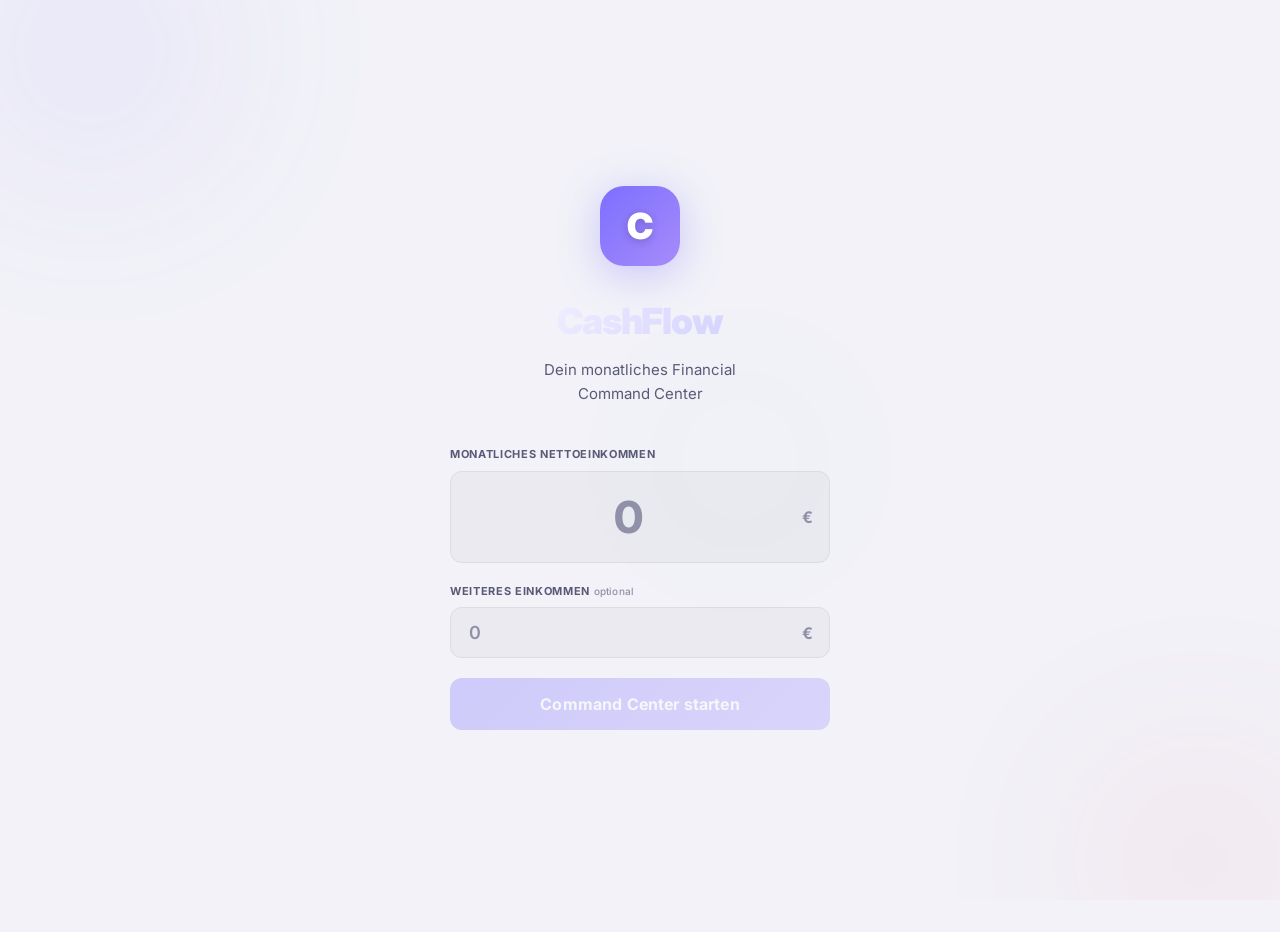
<file: index.html>
<!DOCTYPE html>
<html lang="de">
<head>
<meta charset="UTF-8">
<meta name="viewport" content="width=device-width,initial-scale=1,maximum-scale=5,viewport-fit=cover">
<meta name="theme-color" content="#06060c">
<meta name="apple-mobile-web-app-capable" content="yes">
<meta name="apple-mobile-web-app-status-bar-style" content="black-translucent">
<meta name="apple-mobile-web-app-title" content="CashFlow">
<meta name="description" content="Monthly Financial Command Center – Dein Finanz-Dashboard.">
<link rel="manifest" href="manifest.json">
<link rel="apple-touch-icon" href="data:image/svg+xml,<svg xmlns='http://www.w3.org/2000/svg' viewBox='0 0 100 100'><rect fill='%2306060c' width='100' height='100' rx='22'/><text x='50' y='66' text-anchor='middle' font-size='52' font-weight='bold' fill='%237c6fff'>C</text></svg>">
<title>CashFlow — Command Center</title>
<link rel="preconnect" href="https://fonts.googleapis.com">
<link rel="preconnect" href="https://fonts.gstatic.com" crossorigin>
<link href="https://fonts.googleapis.com/css2?family=Inter:wght@400;500;600;700;800;900&display=swap" rel="stylesheet">
<link rel="stylesheet" href="styles.css">
</head>
<body>

<div class="ambient-bg" aria-hidden="true">
  <div class="orb orb--1"></div>
  <div class="orb orb--2"></div>
  <div class="orb orb--3"></div>
</div>

<div id="app">

  <!-- INSTALL BANNER -->
  <div id="install-banner" class="install-banner hidden" role="alert">
    <div class="install-content">
      <div class="install-icon">
        <svg width="20" height="20" fill="none" stroke="currentColor" stroke-width="2" stroke-linecap="round" stroke-linejoin="round"><path d="M21 15v4a2 2 0 0 1-2 2H5a2 2 0 0 1-2-2v-4"/><polyline points="7 10 12 15 17 10"/><line x1="12" y1="15" x2="12" y2="3"/></svg>
      </div>
      <span class="install-text">Als App installieren</span>
      <button id="install-btn" class="install-action">Installieren</button>
      <button id="install-dismiss" class="install-close" aria-label="Schließen">
        <svg width="16" height="16" fill="none" stroke="currentColor" stroke-width="2" stroke-linecap="round"><line x1="4" y1="4" x2="12" y2="12"/><line x1="12" y1="4" x2="4" y2="12"/></svg>
      </button>
    </div>
  </div>

  <!-- ==================== SCREEN: ONBOARDING ==================== -->
  <section id="screen-onboarding" class="screen">
    <div class="screen-inner">
      <div class="onboarding-hero">
        <div class="logo-mark">
          <span class="logo-letter">C</span>
          <div class="logo-glow"></div>
        </div>
        <h1 class="onboarding-title">CashFlow</h1>
        <p class="onboarding-subtitle">Dein monatliches Financial<br>Command Center</p>
      </div>
      <div class="onboarding-form">
        <div class="input-group">
          <label class="field-label" for="input-income">Monatliches Nettoeinkommen</label>
          <div class="glass-input-wrap glass-input-wrap--hero">
            <input type="text" inputmode="decimal" id="input-income" class="glass-input glass-input--hero" placeholder="0" autocomplete="off" aria-required="true">
            <span class="input-currency">€</span>
            <div class="input-shine"></div>
          </div>
        </div>
        <div class="input-group">
          <label class="field-label" for="input-income-extra">Weiteres Einkommen <span class="optional-tag">optional</span></label>
          <div class="glass-input-wrap">
            <input type="text" inputmode="decimal" id="input-income-extra" class="glass-input" placeholder="0" autocomplete="off">
            <span class="input-currency">€</span>
          </div>
        </div>
        <button id="btn-start" class="btn-glow btn-full" disabled>
          <span class="btn-text">Command Center starten</span>
          <span class="btn-shine"></span>
        </button>
      </div>
    </div>
  </section>

  <!-- ==================== SCREEN: COMMAND CENTER ==================== -->
  <section id="screen-dashboard" class="screen hidden">
    <header class="dash-header">
      <div class="dash-header-left">
        <h2 class="dash-title">Command Center</h2>
        <button id="month-selector" class="month-pill" aria-label="Aktueller Monat"></button>
      </div>
      <button id="btn-settings" class="glass-icon-btn" aria-label="Einstellungen">
        <svg width="20" height="20" fill="none" stroke="currentColor" stroke-width="1.8" stroke-linecap="round" stroke-linejoin="round"><circle cx="10" cy="10" r="2.5"/><path d="M16.5 12.5a1.5 1.5 0 0 0 .3 1.65l.05.05a1.8 1.8 0 1 1-2.55 2.55l-.05-.05a1.5 1.5 0 0 0-1.65-.3 1.5 1.5 0 0 0-.9 1.37V18a1.8 1.8 0 0 1-3.6 0v-.08a1.5 1.5 0 0 0-.98-1.37 1.5 1.5 0 0 0-1.65.3l-.05.05a1.8 1.8 0 1 1-2.55-2.55l.05-.05A1.5 1.5 0 0 0 3.22 12.65a1.5 1.5 0 0 0-1.37-.9H1.8a1.8 1.8 0 0 1 0-3.6h.08a1.5 1.5 0 0 0 1.37-.98 1.5 1.5 0 0 0-.3-1.65l-.05-.05A1.8 1.8 0 1 1 5.45 3l.05.05a1.5 1.5 0 0 0 1.65.3h.07a1.5 1.5 0 0 0 .9-1.37V1.8a1.8 1.8 0 0 1 3.6 0v.08a1.5 1.5 0 0 0 .9 1.37 1.5 1.5 0 0 0 1.65-.3l.05-.05A1.8 1.8 0 1 1 17 5.45l-.05.05a1.5 1.5 0 0 0-.3 1.65v.07a1.5 1.5 0 0 0 1.37.9h.18a1.8 1.8 0 0 1 0 3.6h-.08a1.5 1.5 0 0 0-1.37.9z"/></svg>
      </button>
    </header>

    <!-- INCOME CARD -->
    <div class="income-card glass-card">
      <div class="income-card-inner">
        <span class="income-label">Nettoeinkommen</span>
        <span id="dash-income" class="income-value" aria-live="polite"></span>
      </div>
      <div class="income-card-shine"></div>
    </div>

    <!-- MONEY BAR -->
    <div class="money-bar-section">
      <div class="money-bar-wrap">
        <div class="money-bar">
          <div id="bar-fix" class="bar-seg bar-seg--fix"></div>
          <div id="bar-var" class="bar-seg bar-seg--var"></div>
          <div id="bar-free" class="bar-seg bar-seg--free"></div>
        </div>
        <div class="bar-glow" id="bar-glow"></div>
      </div>
      <div class="bar-legend">
        <div class="legend-item"><span class="legend-dot legend-dot--fix"></span><span>Fixkosten</span></div>
        <div class="legend-item"><span class="legend-dot legend-dot--var"></span><span>Budgets</span></div>
        <div class="legend-item"><span class="legend-dot legend-dot--free"></span><span>Frei</span></div>
      </div>
    </div>

    <!-- INSIGHT -->
    <div id="insight-card" class="insight-card hidden" role="status" aria-live="polite">
      <span id="insight-icon" class="insight-icon"></span>
      <span id="insight-text" class="insight-text"></span>
    </div>

    <!-- METRIC CARDS -->
    <div class="metrics-grid">
      <div class="metric-card glass-card metric-card--fix">
        <div class="metric-card-glow metric-card-glow--fix"></div>
        <span class="metric-label">Fixkosten</span>
        <span id="metric-fix" class="metric-value"></span>
        <span id="metric-fix-pct" class="metric-pct"></span>
      </div>
      <div class="metric-card glass-card metric-card--var">
        <div class="metric-card-glow metric-card-glow--var"></div>
        <span class="metric-label">Variable Budgets</span>
        <span id="metric-var" class="metric-value"></span>
        <span id="metric-var-pct" class="metric-pct"></span>
      </div>
      <div class="metric-card glass-card metric-card--free">
        <div class="metric-card-glow metric-card-glow--free"></div>
        <span class="metric-label">Freier Cashflow</span>
        <span id="metric-free" class="metric-value"></span>
        <span id="metric-free-pct" class="metric-pct"></span>
      </div>
    </div>

    <!-- NAV CARDS -->
    <div class="nav-cards">
      <button class="nav-card glass-card" id="nav-fix">
        <div class="nav-card-icon nav-card-icon--fix">
          <svg width="22" height="22" fill="none" stroke="currentColor" stroke-width="1.8" stroke-linecap="round" stroke-linejoin="round"><path d="M3 9l9-7 9 7v11a2 2 0 0 1-2 2H5a2 2 0 0 1-2-2z"/><polyline points="9 22 9 12 15 12 15 22"/></svg>
        </div>
        <div class="nav-card-body">
          <span class="nav-card-title">Fixkosten verwalten</span>
          <span class="nav-card-desc">Wiederkehrende Ausgaben</span>
        </div>
        <svg class="nav-card-arrow" width="18" height="18" fill="none" stroke="currentColor" stroke-width="2" stroke-linecap="round" stroke-linejoin="round"><polyline points="9 18 15 12 9 6"/></svg>
      </button>
      <button class="nav-card glass-card" id="nav-var">
        <div class="nav-card-icon nav-card-icon--var">
          <svg width="22" height="22" fill="none" stroke="currentColor" stroke-width="1.8" stroke-linecap="round" stroke-linejoin="round"><path d="M6 2L3 6v14a2 2 0 0 0 2 2h14a2 2 0 0 0 2-2V6l-3-4z"/><line x1="3" y1="6" x2="21" y2="6"/><path d="M16 10a4 4 0 0 1-8 0"/></svg>
        </div>
        <div class="nav-card-body">
          <span class="nav-card-title">Variable Budgets</span>
          <span class="nav-card-desc">Monatslimits festlegen</span>
        </div>
        <svg class="nav-card-arrow" width="18" height="18" fill="none" stroke="currentColor" stroke-width="2" stroke-linecap="round" stroke-linejoin="round"><polyline points="9 18 15 12 9 6"/></svg>
      </button>
    </div>

    <!-- MONTH SWITCH -->
    <div class="month-switch-section">
      <button id="btn-new-month" class="btn-outline btn-full">
        <svg width="18" height="18" fill="none" stroke="currentColor" stroke-width="2" stroke-linecap="round" stroke-linejoin="round"><polyline points="1 4 1 10 7 10"/><path d="M3.51 15a9 9 0 1 0 2.13-9.36L1 10"/></svg>
        <span>Neuen Monat starten</span>
      </button>
    </div>
  </section>

  <!-- ==================== SCREEN: FIXKOSTEN ==================== -->
  <section id="screen-fixkosten" class="screen hidden">
    <header class="sub-header">
      <button id="back-fix" class="glass-icon-btn" aria-label="Zurück">
        <svg width="20" height="20" fill="none" stroke="currentColor" stroke-width="2" stroke-linecap="round" stroke-linejoin="round"><polyline points="15 18 9 12 15 6"/></svg>
      </button>
      <h2 class="sub-title">Fixkosten</h2>
      <div class="sub-total-wrap">
        <span id="fix-total" class="sub-total">0 €</span>
      </div>
    </header>
    <div class="sub-hint-card glass-card">
      <svg width="18" height="18" fill="none" stroke="currentColor" stroke-width="1.8" stroke-linecap="round" stroke-linejoin="round"><circle cx="9" cy="9" r="8"/><line x1="9" y1="6" x2="9" y2="10"/><line x1="9" y1="13" x2="9.01" y2="13"/></svg>
      <span>Dieses Geld existiert für dich nicht.</span>
    </div>
    <div id="fix-list" class="cost-list"></div>
    <div class="add-row glass-card">
      <input type="text" id="fix-name" class="add-input add-input--name" placeholder="Bezeichnung" autocomplete="off">
      <div class="add-input-amount-wrap">
        <input type="text" inputmode="decimal" id="fix-amount" class="add-input add-input--amount" placeholder="0" autocomplete="off">
        <span class="add-currency">€</span>
      </div>
      <button id="fix-add" class="btn-add-circle" aria-label="Hinzufügen">
        <svg width="20" height="20" fill="none" stroke="currentColor" stroke-width="2.5" stroke-linecap="round"><line x1="10" y1="4" x2="10" y2="16"/><line x1="4" y1="10" x2="16" y2="10"/></svg>
      </button>
    </div>
    <div class="quick-section">
      <span class="quick-label">Schnell hinzufügen</span>
      <div class="quick-chips" id="fix-chips">
        <button class="chip" data-name="Miete">Miete</button>
        <button class="chip" data-name="Strom">Strom</button>
        <button class="chip" data-name="Internet">Internet</button>
        <button class="chip" data-name="Versicherung">Versicherung</button>
        <button class="chip" data-name="Auto">Auto</button>
        <button class="chip" data-name="Kredit">Kredit</button>
        <button class="chip" data-name="Handy">Handy</button>
        <button class="chip" data-name="Streaming">Streaming</button>
        <button class="chip" data-name="Fitnessstudio">Fitness</button>
        <button class="chip" data-name="Spotify">Spotify</button>
      </div>
    </div>
  </section>

  <!-- ==================== SCREEN: VARIABLE BUDGETS ==================== -->
  <section id="screen-variable" class="screen hidden">
    <header class="sub-header">
      <button id="back-var" class="glass-icon-btn" aria-label="Zurück">
        <svg width="20" height="20" fill="none" stroke="currentColor" stroke-width="2" stroke-linecap="round" stroke-linejoin="round"><polyline points="15 18 9 12 15 6"/></svg>
      </button>
      <h2 class="sub-title">Variable Budgets</h2>
      <div class="sub-total-wrap">
        <span id="var-total" class="sub-total">0 €</span>
      </div>
    </header>
    <div class="sub-hint-card glass-card">
      <svg width="18" height="18" fill="none" stroke="currentColor" stroke-width="1.8" stroke-linecap="round" stroke-linejoin="round"><path d="M12 2L2 7l10 5 10-5-10-5z"/><path d="M2 17l10 5 10-5"/><path d="M2 12l10 5 10-5"/></svg>
      <span>Definiere deine monatlichen Limits.</span>
    </div>
    <div id="var-list" class="cost-list"></div>
    <div class="add-row glass-card">
      <input type="text" id="var-name" class="add-input add-input--name" placeholder="Kategorie" autocomplete="off">
      <div class="add-input-amount-wrap">
        <input type="text" inputmode="decimal" id="var-amount" class="add-input add-input--amount" placeholder="0" autocomplete="off">
        <span class="add-currency">€</span>
      </div>
      <button id="var-add" class="btn-add-circle" aria-label="Hinzufügen">
        <svg width="20" height="20" fill="none" stroke="currentColor" stroke-width="2.5" stroke-linecap="round"><line x1="10" y1="4" x2="10" y2="16"/><line x1="4" y1="10" x2="16" y2="10"/></svg>
      </button>
    </div>
    <div class="quick-section">
      <span class="quick-label">Schnell hinzufügen</span>
      <div class="quick-chips" id="var-chips">
        <button class="chip" data-name="Lebensmittel">Lebensmittel</button>
        <button class="chip" data-name="Freizeit">Freizeit</button>
        <button class="chip" data-name="Shopping">Shopping</button>
        <button class="chip" data-name="Transport">Transport</button>
        <button class="chip" data-name="Restaurants">Restaurants</button>
        <button class="chip" data-name="Gesundheit">Gesundheit</button>
        <button class="chip" data-name="Bildung">Bildung</button>
        <button class="chip" data-name="Geschenke">Geschenke</button>
      </div>
    </div>
  </section>

  <!-- ==================== SCREEN: SETTINGS ==================== -->
  <section id="screen-settings" class="screen hidden">
    <header class="sub-header">
      <button id="back-settings" class="glass-icon-btn" aria-label="Zurück">
        <svg width="20" height="20" fill="none" stroke="currentColor" stroke-width="2" stroke-linecap="round" stroke-linejoin="round"><polyline points="15 18 9 12 15 6"/></svg>
      </button>
      <h2 class="sub-title">Einstellungen</h2>
      <div class="sub-total-wrap"></div>
    </header>
    <div class="settings-form">
      <div class="input-group">
        <label class="field-label" for="settings-income">Nettoeinkommen</label>
        <div class="glass-input-wrap">
          <input type="text" inputmode="decimal" id="settings-income" class="glass-input" placeholder="0" autocomplete="off">
          <span class="input-currency">€</span>
        </div>
      </div>
      <div class="input-group">
        <label class="field-label" for="settings-income-extra">Weiteres Einkommen</label>
        <div class="glass-input-wrap">
          <input type="text" inputmode="decimal" id="settings-income-extra" class="glass-input" placeholder="0" autocomplete="off">
          <span class="input-currency">€</span>
        </div>
      </div>
      <button id="btn-save-settings" class="btn-glow btn-full">
        <span class="btn-text">Speichern</span>
        <span class="btn-shine"></span>
      </button>
      <button id="btn-reset" class="btn-danger-outline btn-full">Alle Daten löschen</button>
    </div>
  </section>

  <!-- ==================== MODAL: NEW MONTH ==================== -->
  <div id="modal-month" class="modal hidden" role="dialog" aria-modal="true" aria-labelledby="modal-month-title">
    <div class="modal-backdrop" id="modal-backdrop"></div>
    <div class="modal-sheet glass-card">
      <div class="modal-handle"></div>
      <h3 class="modal-title" id="modal-month-title">Neuen Monat starten</h3>
      <p class="modal-desc">Wie möchtest du den neuen Monat beginnen?</p>
      <button id="month-carry" class="btn-glow btn-full">
        <span class="btn-text">Werte übernehmen</span>
        <span class="btn-shine"></span>
      </button>
      <button id="month-fresh" class="btn-outline btn-full" style="margin-top:.75rem">Neu planen</button>
      <button id="month-cancel" class="btn-ghost btn-full" style="margin-top:.5rem">Abbrechen</button>
    </div>
  </div>

  <!-- ==================== TOAST ==================== -->
  <div id="toast" class="toast hidden" role="status" aria-live="polite"></div>

</div>

<script src="app.js"></script>
</body>
</html>
</file>
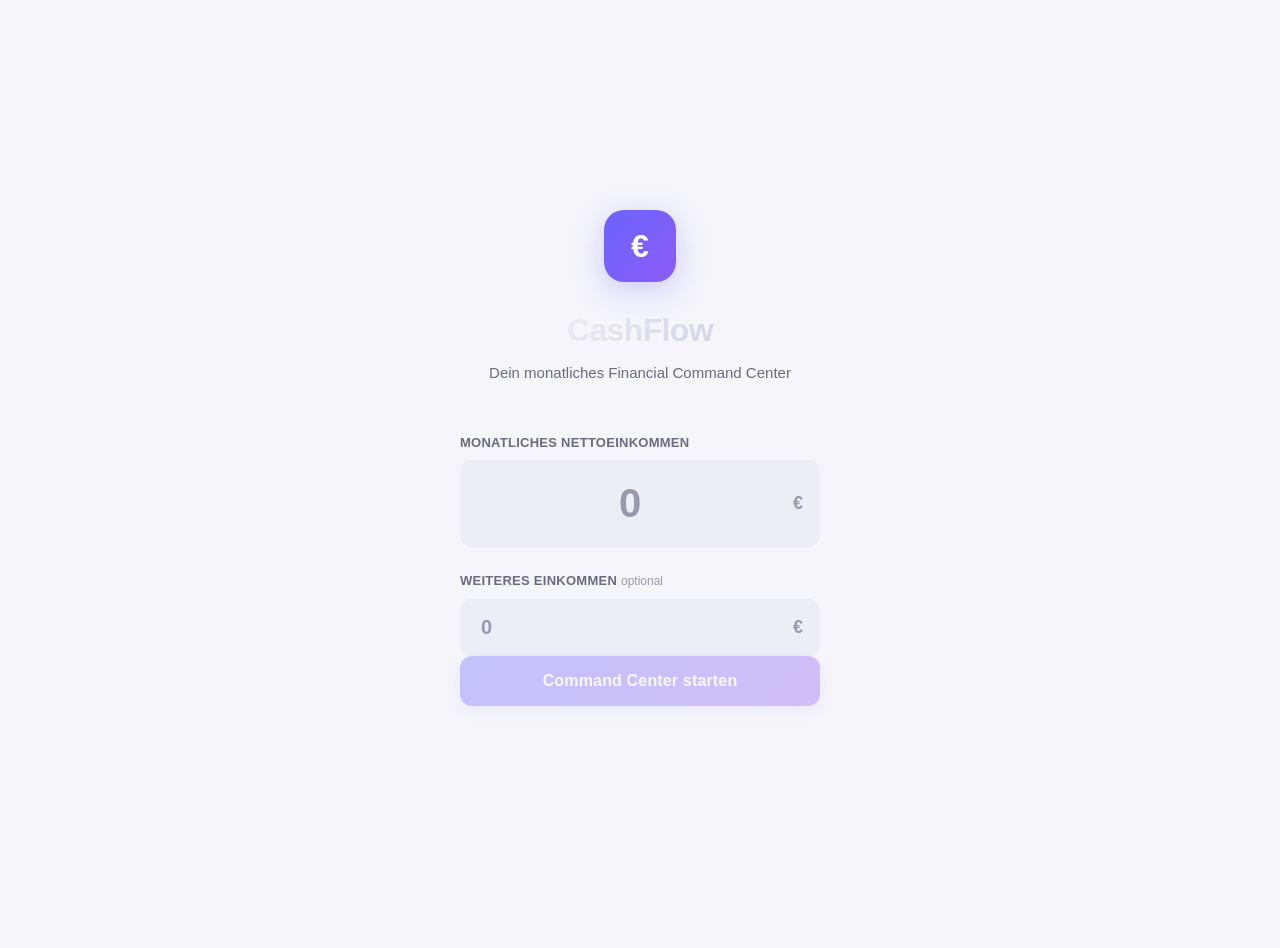
<file: financial-command-center/index.html>
<!DOCTYPE html>
<html lang="de">
<head>
<meta charset="UTF-8">
<meta name="viewport" content="width=device-width,initial-scale=1,maximum-scale=1,user-scalable=no,viewport-fit=cover">
<meta name="theme-color" content="#0a0a0f">
<meta name="apple-mobile-web-app-capable" content="yes">
<meta name="apple-mobile-web-app-status-bar-style" content="black-translucent">
<meta name="apple-mobile-web-app-title" content="CashFlow">
<meta name="description" content="Monthly Financial Command Center – Dein Finanz-Dashboard.">
<link rel="manifest" href="manifest.json">
<link rel="apple-touch-icon" href="data:image/svg+xml,<svg xmlns='http://www.w3.org/2000/svg' viewBox='0 0 100 100'><rect fill='%230a0a0f' width='100' height='100' rx='20'/><text x='50' y='62' text-anchor='middle' font-size='50' fill='%2300e676'>€</text></svg>">
<title>CashFlow — Command Center</title>
<link rel="stylesheet" href="styles.css">
</head>
<body>

<div id="app">

  <!-- INSTALL BANNER -->
  <div id="install-banner" class="install-banner hidden">
    <div class="install-content">
      <span class="install-text">App installieren für das volle Erlebnis</span>
      <button id="install-btn" class="install-btn">Installieren</button>
      <button id="install-dismiss" class="install-dismiss">&times;</button>
    </div>
  </div>

  <!-- SCREEN: ONBOARDING -->
  <section id="screen-onboarding" class="screen">
    <div class="screen-inner">
      <div class="onboarding-hero">
        <div class="logo-mark">€</div>
        <h1 class="onboarding-title">CashFlow</h1>
        <p class="onboarding-subtitle">Dein monatliches Financial Command Center</p>
      </div>
      <div class="onboarding-form">
        <label class="field-label">Monatliches Nettoeinkommen</label>
        <div class="amount-input-wrap amount-input-wrap--large">
          <input type="text" inputmode="decimal" id="input-income" class="amount-input amount-input--hero" placeholder="0" autocomplete="off">
          <span class="currency-symbol">€</span>
        </div>
        <label class="field-label" style="margin-top:1.5rem">Weiteres Einkommen <span class="optional-tag">optional</span></label>
        <div class="amount-input-wrap">
          <input type="text" inputmode="decimal" id="input-income-extra" class="amount-input" placeholder="0" autocomplete="off">
          <span class="currency-symbol">€</span>
        </div>
        <button id="btn-start" class="btn-primary btn-full" disabled>Command Center starten</button>
      </div>
    </div>
  </section>

  <!-- SCREEN: COMMAND CENTER (HERO) -->
  <section id="screen-dashboard" class="screen hidden">
    <header class="dash-header">
      <div class="dash-header-left">
        <h2 class="dash-title">Command Center</h2>
        <button id="month-selector" class="month-pill"></button>
      </div>
      <button id="btn-settings" class="icon-btn" aria-label="Einstellungen">
        <svg width="22" height="22" fill="none" stroke="currentColor" stroke-width="2" stroke-linecap="round" stroke-linejoin="round"><circle cx="11" cy="11" r="3"/><path d="M19.4 15a1.65 1.65 0 0 0 .33 1.82l.06.06a2 2 0 1 1-2.83 2.83l-.06-.06a1.65 1.65 0 0 0-1.82-.33 1.65 1.65 0 0 0-1 1.51V21a2 2 0 0 1-4 0v-.09A1.65 1.65 0 0 0 9 19.4a1.65 1.65 0 0 0-1.82.33l-.06.06a2 2 0 1 1-2.83-2.83l.06-.06A1.65 1.65 0 0 0 4.68 15a1.65 1.65 0 0 0-1.51-1H3a2 2 0 0 1 0-4h.09A1.65 1.65 0 0 0 4.6 9a1.65 1.65 0 0 0-.33-1.82l-.06-.06a2 2 0 1 1 2.83-2.83l.06.06A1.65 1.65 0 0 0 9 4.68a1.65 1.65 0 0 0 1-1.51V3a2 2 0 0 1 4 0v.09a1.65 1.65 0 0 0 1 1.51 1.65 1.65 0 0 0 1.82-.33l.06-.06a2 2 0 1 1 2.83 2.83l-.06.06A1.65 1.65 0 0 0 19.4 9a1.65 1.65 0 0 0 1.51 1H21a2 2 0 0 1 0 4h-.09a1.65 1.65 0 0 0-1.51 1z"/></svg>
      </button>
    </header>

    <!-- INCOME DISPLAY -->
    <div class="income-display">
      <span class="income-label">Nettoeinkommen</span>
      <span id="dash-income" class="income-value"></span>
    </div>

    <!-- MONEY BAR -->
    <div class="money-bar-section">
      <div class="money-bar-container">
        <div class="money-bar">
          <div id="bar-fix" class="bar-segment bar-fix" data-tooltip="Fixkosten"></div>
          <div id="bar-var" class="bar-segment bar-var" data-tooltip="Variable Budgets"></div>
          <div id="bar-free" class="bar-segment bar-free" data-tooltip="Frei verfügbar"></div>
        </div>
      </div>
      <div class="bar-legend">
        <div class="legend-item"><span class="legend-dot legend-dot--fix"></span>Fixkosten</div>
        <div class="legend-item"><span class="legend-dot legend-dot--var"></span>Budgets</div>
        <div class="legend-item"><span class="legend-dot legend-dot--free"></span>Frei</div>
      </div>
    </div>

    <!-- INSIGHT -->
    <div id="insight-card" class="insight-card hidden">
      <span id="insight-icon" class="insight-icon"></span>
      <span id="insight-text" class="insight-text"></span>
    </div>

    <!-- METRIC CARDS -->
    <div class="metrics-grid">
      <div class="metric-card metric-card--fix">
        <span class="metric-label">Fixkosten</span>
        <span id="metric-fix" class="metric-value"></span>
        <span id="metric-fix-pct" class="metric-pct"></span>
      </div>
      <div class="metric-card metric-card--var">
        <span class="metric-label">Variable Budgets</span>
        <span id="metric-var" class="metric-value"></span>
        <span id="metric-var-pct" class="metric-pct"></span>
      </div>
      <div class="metric-card metric-card--free">
        <span class="metric-label">Freier Cashflow</span>
        <span id="metric-free" class="metric-value"></span>
        <span id="metric-free-pct" class="metric-pct"></span>
      </div>
    </div>

    <!-- NAV CARDS -->
    <div class="nav-cards">
      <button class="nav-card" id="nav-fix">
        <div class="nav-card-icon nav-card-icon--fix">
          <svg width="24" height="24" fill="none" stroke="currentColor" stroke-width="2" stroke-linecap="round" stroke-linejoin="round"><path d="M3 9l9-7 9 7v11a2 2 0 0 1-2 2H5a2 2 0 0 1-2-2z"/><polyline points="9 22 9 12 15 12 15 22"/></svg>
        </div>
        <div class="nav-card-text">
          <span class="nav-card-title">Fixkosten</span>
          <span class="nav-card-desc">Wiederkehrende Ausgaben verwalten</span>
        </div>
        <svg class="nav-arrow" width="20" height="20" fill="none" stroke="currentColor" stroke-width="2" stroke-linecap="round" stroke-linejoin="round"><polyline points="9 18 15 12 9 6"/></svg>
      </button>
      <button class="nav-card" id="nav-var">
        <div class="nav-card-icon nav-card-icon--var">
          <svg width="24" height="24" fill="none" stroke="currentColor" stroke-width="2" stroke-linecap="round" stroke-linejoin="round"><path d="M6 2L3 6v14a2 2 0 0 0 2 2h14a2 2 0 0 0 2-2V6l-3-4z"/><line x1="3" y1="6" x2="21" y2="6"/><path d="M16 10a4 4 0 0 1-8 0"/></svg>
        </div>
        <div class="nav-card-text">
          <span class="nav-card-title">Variable Budgets</span>
          <span class="nav-card-desc">Monatslimits festlegen</span>
        </div>
        <svg class="nav-arrow" width="20" height="20" fill="none" stroke="currentColor" stroke-width="2" stroke-linecap="round" stroke-linejoin="round"><polyline points="9 18 15 12 9 6"/></svg>
      </button>
    </div>

    <!-- MONTH SWITCH -->
    <div class="month-switch-section">
      <button id="btn-new-month" class="btn-secondary btn-full">Neuen Monat starten</button>
    </div>
  </section>

  <!-- SCREEN: FIXKOSTEN -->
  <section id="screen-fixkosten" class="screen hidden">
    <header class="sub-header">
      <button id="back-fix" class="icon-btn" aria-label="Zurück">
        <svg width="22" height="22" fill="none" stroke="currentColor" stroke-width="2" stroke-linecap="round" stroke-linejoin="round"><polyline points="15 18 9 12 15 6"/></svg>
      </button>
      <h2 class="sub-title">Fixkosten</h2>
      <div class="sub-header-right">
        <span id="fix-total" class="sub-total">0 €</span>
      </div>
    </header>
    <div class="sub-hint">Dieses Geld existiert für dich nicht.</div>
    <div id="fix-list" class="cost-list"></div>
    <div class="add-row">
      <input type="text" id="fix-name" class="text-input" placeholder="Bezeichnung" autocomplete="off">
      <div class="amount-input-wrap amount-input-wrap--small">
        <input type="text" inputmode="decimal" id="fix-amount" class="amount-input" placeholder="0" autocomplete="off">
        <span class="currency-symbol currency-symbol--small">€</span>
      </div>
      <button id="fix-add" class="btn-add" aria-label="Hinzufügen">+</button>
    </div>
    <div class="quick-add-section">
      <span class="quick-add-label">Schnell hinzufügen</span>
      <div class="quick-chips" id="fix-chips">
        <button class="chip" data-name="Miete">Miete</button>
        <button class="chip" data-name="Strom">Strom</button>
        <button class="chip" data-name="Internet">Internet</button>
        <button class="chip" data-name="Versicherung">Versicherung</button>
        <button class="chip" data-name="Auto">Auto</button>
        <button class="chip" data-name="Kredit">Kredit</button>
        <button class="chip" data-name="Handy">Handy</button>
        <button class="chip" data-name="Streaming">Streaming</button>
        <button class="chip" data-name="Fitnessstudio">Fitness</button>
        <button class="chip" data-name="Spotify">Spotify</button>
      </div>
    </div>
  </section>

  <!-- SCREEN: VARIABLE BUDGETS -->
  <section id="screen-variable" class="screen hidden">
    <header class="sub-header">
      <button id="back-var" class="icon-btn" aria-label="Zurück">
        <svg width="22" height="22" fill="none" stroke="currentColor" stroke-width="2" stroke-linecap="round" stroke-linejoin="round"><polyline points="15 18 9 12 15 6"/></svg>
      </button>
      <h2 class="sub-title">Variable Budgets</h2>
      <div class="sub-header-right">
        <span id="var-total" class="sub-total">0 €</span>
      </div>
    </header>
    <div class="sub-hint">Definiere deine monatlichen Limits.</div>
    <div id="var-list" class="cost-list"></div>
    <div class="add-row">
      <input type="text" id="var-name" class="text-input" placeholder="Kategorie" autocomplete="off">
      <div class="amount-input-wrap amount-input-wrap--small">
        <input type="text" inputmode="decimal" id="var-amount" class="amount-input" placeholder="0" autocomplete="off">
        <span class="currency-symbol currency-symbol--small">€</span>
      </div>
      <button id="var-add" class="btn-add" aria-label="Hinzufügen">+</button>
    </div>
    <div class="quick-add-section">
      <span class="quick-add-label">Schnell hinzufügen</span>
      <div class="quick-chips" id="var-chips">
        <button class="chip" data-name="Lebensmittel">Lebensmittel</button>
        <button class="chip" data-name="Freizeit">Freizeit</button>
        <button class="chip" data-name="Shopping">Shopping</button>
        <button class="chip" data-name="Transport">Transport</button>
        <button class="chip" data-name="Restaurants">Restaurants</button>
        <button class="chip" data-name="Gesundheit">Gesundheit</button>
        <button class="chip" data-name="Bildung">Bildung</button>
        <button class="chip" data-name="Geschenke">Geschenke</button>
      </div>
    </div>
  </section>

  <!-- SCREEN: SETTINGS -->
  <section id="screen-settings" class="screen hidden">
    <header class="sub-header">
      <button id="back-settings" class="icon-btn" aria-label="Zurück">
        <svg width="22" height="22" fill="none" stroke="currentColor" stroke-width="2" stroke-linecap="round" stroke-linejoin="round"><polyline points="15 18 9 12 15 6"/></svg>
      </button>
      <h2 class="sub-title">Einstellungen</h2>
      <div class="sub-header-right"></div>
    </header>
    <div class="settings-section">
      <label class="field-label">Nettoeinkommen</label>
      <div class="amount-input-wrap">
        <input type="text" inputmode="decimal" id="settings-income" class="amount-input" placeholder="0" autocomplete="off">
        <span class="currency-symbol">€</span>
      </div>
      <label class="field-label" style="margin-top:1.25rem">Weiteres Einkommen</label>
      <div class="amount-input-wrap">
        <input type="text" inputmode="decimal" id="settings-income-extra" class="amount-input" placeholder="0" autocomplete="off">
        <span class="currency-symbol">€</span>
      </div>
      <button id="btn-save-settings" class="btn-primary btn-full" style="margin-top:2rem">Speichern</button>
      <button id="btn-reset" class="btn-danger btn-full" style="margin-top:1rem">Alle Daten löschen</button>
    </div>
  </section>

  <!-- NEW MONTH MODAL -->
  <div id="modal-month" class="modal hidden">
    <div class="modal-backdrop"></div>
    <div class="modal-content">
      <h3 class="modal-title">Neuen Monat starten</h3>
      <p class="modal-desc">Wie möchtest du den neuen Monat beginnen?</p>
      <button id="month-carry" class="btn-primary btn-full">Werte übernehmen</button>
      <button id="month-fresh" class="btn-secondary btn-full" style="margin-top:0.75rem">Neu planen</button>
      <button id="month-cancel" class="btn-ghost btn-full" style="margin-top:0.5rem">Abbrechen</button>
    </div>
  </div>

</div>

<script src="app.js"></script>
</body>
</html>
</file>
<file: styles.css>
*,*::before,*::after{box-sizing:border-box;margin:0;padding:0}

:root{
  --bg:#06060c;
  --bg-card:rgba(255,255,255,.03);
  --bg-card-hover:rgba(255,255,255,.06);
  --bg-card-solid:#0e0e18;
  --bg-input:rgba(255,255,255,.04);
  --bg-elevated:rgba(255,255,255,.05);
  --border:rgba(255,255,255,.06);
  --border-focus:rgba(124,111,255,.5);
  --text:#f0f0f8;
  --text-secondary:#9494b0;
  --text-muted:#5c5c78;
  --accent:#7c6fff;
  --accent-soft:rgba(124,111,255,.12);
  --accent-glow:rgba(124,111,255,.2);
  --fix:#ff5266;
  --fix-soft:rgba(255,82,102,.1);
  --var:#ffaa40;
  --var-soft:rgba(255,170,64,.1);
  --free:#34d399;
  --free-soft:rgba(52,211,153,.1);
  --danger:#ff5266;
  --radius:20px;
  --radius-md:16px;
  --radius-sm:12px;
  --radius-xs:8px;
  --ease:cubic-bezier(.4,0,.2,1);
  --ease-spring:cubic-bezier(.175,.885,.32,1.275);
  --ease-out:cubic-bezier(0,0,.2,1);
  --dur:.25s;
  --safe-t:env(safe-area-inset-top,0px);
  --safe-b:env(safe-area-inset-bottom,0px);
}

html{
  font-size:16px;
  -webkit-text-size-adjust:100%;
  -webkit-font-smoothing:antialiased;
  -moz-osx-font-smoothing:grayscale;
  scroll-behavior:smooth;
}

body{
  font-family:'Inter',system-ui,-apple-system,BlinkMacSystemFont,'Segoe UI',Roboto,sans-serif;
  background:var(--bg);
  color:var(--text);
  min-height:100vh;
  min-height:100dvh;
  overflow-x:hidden;
  line-height:1.5;
  -webkit-tap-highlight-color:transparent;
}

#app{
  position:relative;
  z-index:1;
  max-width:480px;
  margin:0 auto;
  padding-top:var(--safe-t);
  padding-bottom:var(--safe-b);
  min-height:100vh;
  min-height:100dvh;
}

.hidden{display:none !important}

/* ======================== AMBIENT BACKGROUND ======================== */

.ambient-bg{
  position:fixed;inset:0;z-index:0;
  overflow:hidden;pointer-events:none;
}

.orb{
  position:absolute;
  border-radius:50%;
  filter:blur(100px);
  opacity:.35;
  will-change:transform;
}

.orb--1{
  width:340px;height:340px;
  background:radial-gradient(circle,var(--accent),transparent 70%);
  top:-120px;left:-80px;
  animation:orbFloat1 20s ease-in-out infinite;
}

.orb--2{
  width:280px;height:280px;
  background:radial-gradient(circle,var(--fix),transparent 70%);
  bottom:-100px;right:-60px;
  animation:orbFloat2 24s ease-in-out infinite;
}

.orb--3{
  width:200px;height:200px;
  background:radial-gradient(circle,var(--free),transparent 70%);
  top:40%;left:50%;
  opacity:.15;
  animation:orbFloat3 18s ease-in-out infinite;
}

@keyframes orbFloat1{
  0%,100%{transform:translate(0,0) scale(1)}
  33%{transform:translate(30px,40px) scale(1.05)}
  66%{transform:translate(-20px,20px) scale(.95)}
}
@keyframes orbFloat2{
  0%,100%{transform:translate(0,0) scale(1)}
  33%{transform:translate(-25px,-30px) scale(1.08)}
  66%{transform:translate(15px,-15px) scale(.92)}
}
@keyframes orbFloat3{
  0%,100%{transform:translate(-50%,0) scale(1)}
  50%{transform:translate(-50%,-30px) scale(1.15)}
}

/* ======================== GLASS SYSTEM ======================== */

.glass-card{
  background:rgba(255,255,255,.03);
  backdrop-filter:blur(20px) saturate(150%);
  -webkit-backdrop-filter:blur(20px) saturate(150%);
  border:1px solid var(--border);
  border-radius:var(--radius);
  position:relative;
  overflow:hidden;
}

.glass-card::before{
  content:'';
  position:absolute;
  top:0;left:10%;right:10%;
  height:1px;
  background:linear-gradient(90deg,transparent,rgba(255,255,255,.08),transparent);
  pointer-events:none;
}

/* ======================== SCREENS ======================== */

.screen{
  padding:1.5rem 1.25rem calc(2rem + var(--safe-b));
  animation:screenIn .4s var(--ease-out);
}

@keyframes screenIn{
  from{opacity:0;transform:translateY(12px)}
  to{opacity:1;transform:translateY(0)}
}

@keyframes slideUp{
  from{opacity:0;transform:translateY(20px)}
  to{opacity:1;transform:translateY(0)}
}

@keyframes fadeScale{
  from{opacity:0;transform:scale(.95)}
  to{opacity:1;transform:scale(1)}
}

/* ======================== INSTALL BANNER ======================== */

.install-banner{
  position:fixed;top:0;left:0;right:0;z-index:1000;
  background:rgba(124,111,255,.95);
  backdrop-filter:blur(12px);
  -webkit-backdrop-filter:blur(12px);
  padding:.625rem 1rem;
  padding-top:calc(.625rem + var(--safe-t));
}
.install-content{
  max-width:480px;margin:0 auto;
  display:flex;align-items:center;gap:.625rem;
}
.install-icon{
  display:flex;align-items:center;justify-content:center;
  width:32px;height:32px;flex-shrink:0;
  background:rgba(255,255,255,.15);border-radius:8px;
  color:#fff;
}
.install-text{flex:1;font-size:.8125rem;font-weight:600;color:#fff}
.install-action{
  background:#fff;color:var(--accent);
  border:none;border-radius:var(--radius-xs);
  padding:.375rem .875rem;font-size:.75rem;font-weight:700;
  cursor:pointer;white-space:nowrap;font-family:inherit;
  transition:transform .15s var(--ease);
}
.install-action:active{transform:scale(.95)}
.install-close{
  background:none;border:none;color:rgba(255,255,255,.6);
  cursor:pointer;padding:.25rem;display:flex;
  transition:color .2s;
}
.install-close:active{color:#fff}

/* ======================== ONBOARDING ======================== */

.screen-inner{
  display:flex;flex-direction:column;
  min-height:calc(100vh - 3rem - var(--safe-t) - var(--safe-b));
  min-height:calc(100dvh - 3rem - var(--safe-t) - var(--safe-b));
  justify-content:center;
}

.onboarding-hero{text-align:center;margin-bottom:2.5rem}

.logo-mark{
  position:relative;display:inline-flex;
  align-items:center;justify-content:center;
  width:80px;height:80px;
  background:linear-gradient(135deg,var(--accent),#a78bfa);
  border-radius:24px;
  margin-bottom:1.75rem;
  box-shadow:0 8px 40px rgba(124,111,255,.35);
}

.logo-letter{
  font-size:2.25rem;font-weight:900;color:#fff;
  position:relative;z-index:1;
  text-shadow:0 2px 8px rgba(0,0,0,.2);
}

.logo-glow{
  position:absolute;inset:-4px;
  border-radius:28px;
  background:conic-gradient(from 0deg,var(--accent),#a78bfa,var(--free),var(--accent));
  opacity:0;
  animation:logoGlow 3s ease-in-out infinite;
  z-index:0;
  filter:blur(12px);
}
@keyframes logoGlow{
  0%,100%{opacity:0}
  50%{opacity:.4}
}

.onboarding-title{
  font-size:2.25rem;font-weight:900;letter-spacing:-.03em;
  background:linear-gradient(135deg,#fff 0%,#c8c4ff 50%,#fff 100%);
  background-size:200% auto;
  -webkit-background-clip:text;-webkit-text-fill-color:transparent;
  background-clip:text;
  animation:shimmerText 4s linear infinite;
}
@keyframes shimmerText{
  0%{background-position:0% center}
  100%{background-position:200% center}
}

.onboarding-subtitle{
  color:var(--text-secondary);font-size:.9375rem;margin-top:.625rem;
  font-weight:400;line-height:1.6;
}

.onboarding-form{max-width:380px;margin:0 auto;width:100%}

/* ======================== INPUTS ======================== */

.input-group{margin-bottom:1.25rem}

.field-label{
  display:block;font-size:.6875rem;font-weight:700;
  color:var(--text-secondary);margin-bottom:.5rem;
  letter-spacing:.06em;text-transform:uppercase;
}

.optional-tag{
  font-weight:500;text-transform:none;color:var(--text-muted);
  font-size:.625rem;letter-spacing:.02em;
}

.glass-input-wrap{
  position:relative;display:flex;align-items:center;
  background:var(--bg-input);
  border:1.5px solid var(--border);
  border-radius:var(--radius-sm);
  transition:border-color var(--dur) var(--ease),box-shadow var(--dur) var(--ease),background var(--dur) var(--ease);
  overflow:hidden;
}
.glass-input-wrap:focus-within{
  border-color:var(--border-focus);
  box-shadow:0 0 0 4px var(--accent-soft),0 0 20px rgba(124,111,255,.08);
  background:rgba(124,111,255,.04);
}

.glass-input-wrap--hero{margin-bottom:.25rem}

.glass-input{
  background:none;border:none;outline:none;
  color:var(--text);font-size:1.125rem;font-weight:600;
  padding:.875rem 2.75rem .875rem 1.125rem;
  width:100%;font-family:inherit;
}
.glass-input--hero{
  font-size:2.25rem;font-weight:800;
  padding:1.125rem 2.75rem 1.125rem 1.25rem;
  text-align:center;letter-spacing:-.02em;
}
.glass-input::placeholder{color:var(--text-muted)}

.input-currency{
  position:absolute;right:1rem;
  color:var(--text-muted);font-size:1rem;font-weight:700;
  pointer-events:none;transition:color var(--dur);
}
.glass-input-wrap:focus-within .input-currency{color:var(--accent)}

.input-shine{
  position:absolute;inset:0;
  background:linear-gradient(105deg,transparent 40%,rgba(255,255,255,.03) 45%,rgba(255,255,255,.05) 50%,rgba(255,255,255,.03) 55%,transparent 60%);
  transform:translateX(-100%);
  pointer-events:none;
}
.glass-input-wrap:focus-within .input-shine{
  animation:inputShine .6s var(--ease-out) forwards;
}
@keyframes inputShine{
  to{transform:translateX(100%)}
}

/* ======================== BUTTONS ======================== */

.btn-glow{
  position:relative;
  display:inline-flex;align-items:center;justify-content:center;gap:.5rem;
  background:linear-gradient(135deg,var(--accent),#9f8fff);
  color:#fff;border:none;border-radius:var(--radius-sm);
  padding:1rem 1.5rem;font-size:1rem;font-weight:700;
  cursor:pointer;font-family:inherit;letter-spacing:.01em;
  overflow:hidden;
  box-shadow:0 4px 20px rgba(124,111,255,.3),inset 0 1px 0 rgba(255,255,255,.1);
  transition:transform .15s var(--ease),box-shadow var(--dur) var(--ease);
}
.btn-glow:hover{
  box-shadow:0 6px 28px rgba(124,111,255,.4),inset 0 1px 0 rgba(255,255,255,.15);
}
.btn-glow:active{transform:scale(.97)}
.btn-glow:disabled{opacity:.3;cursor:not-allowed;transform:none;box-shadow:none}
.btn-glow .btn-text{position:relative;z-index:1}
.btn-glow .btn-shine{
  position:absolute;top:0;left:-100%;
  width:100%;height:100%;
  background:linear-gradient(105deg,transparent 40%,rgba(255,255,255,.12) 50%,transparent 60%);
  pointer-events:none;
}
.btn-glow:not(:disabled):hover .btn-shine{
  animation:btnShine .6s var(--ease-out) forwards;
}
@keyframes btnShine{
  to{left:100%}
}

.btn-full{width:100%}

.btn-outline{
  display:inline-flex;align-items:center;justify-content:center;gap:.5rem;
  background:transparent;color:var(--text);
  border:1.5px solid var(--border);
  border-radius:var(--radius-sm);
  padding:.875rem 1.5rem;font-size:.875rem;font-weight:600;
  cursor:pointer;font-family:inherit;
  transition:all var(--dur) var(--ease);
}
.btn-outline:hover{
  background:var(--bg-card-hover);
  border-color:rgba(255,255,255,.12);
}
.btn-outline:active{transform:scale(.97)}

.btn-ghost{
  display:inline-flex;align-items:center;justify-content:center;
  background:none;color:var(--text-muted);border:none;
  padding:.75rem;font-size:.8125rem;font-weight:600;
  cursor:pointer;font-family:inherit;
  transition:color var(--dur);
}
.btn-ghost:active{color:var(--text)}

.btn-danger-outline{
  display:inline-flex;align-items:center;justify-content:center;
  background:transparent;
  color:var(--danger);
  border:1.5px solid rgba(255,82,102,.15);
  border-radius:var(--radius-sm);
  padding:.875rem 1.5rem;font-size:.875rem;font-weight:600;
  cursor:pointer;font-family:inherit;margin-top:1rem;
  transition:all var(--dur) var(--ease);
}
.btn-danger-outline:hover{background:rgba(255,82,102,.06)}
.btn-danger-outline:active{transform:scale(.97)}

.glass-icon-btn{
  display:inline-flex;align-items:center;justify-content:center;
  width:44px;height:44px;min-width:44px;
  background:var(--bg-card);
  backdrop-filter:blur(12px);
  -webkit-backdrop-filter:blur(12px);
  border:1px solid var(--border);
  border-radius:var(--radius-sm);color:var(--text-secondary);
  cursor:pointer;flex-shrink:0;
  transition:all var(--dur) var(--ease);
}
.glass-icon-btn:active{
  transform:scale(.9);
  background:var(--bg-card-hover);
  color:var(--text);
}

/* ======================== DASHBOARD HEADER ======================== */

.dash-header{
  display:flex;align-items:center;justify-content:space-between;
  margin-bottom:1.75rem;
}
.dash-header-left{display:flex;flex-direction:column;gap:.375rem}

.dash-title{
  font-size:1.5rem;font-weight:800;letter-spacing:-.02em;
  background:linear-gradient(135deg,#fff,#d0d0ff);
  -webkit-background-clip:text;-webkit-text-fill-color:transparent;
  background-clip:text;
}

.month-pill{
  display:inline-flex;align-items:center;align-self:flex-start;
  background:var(--bg-elevated);
  border:1px solid var(--border);
  border-radius:20px;padding:.25rem .75rem;
  color:var(--text-muted);font-size:.6875rem;font-weight:600;
  cursor:pointer;font-family:inherit;
  letter-spacing:.03em;text-transform:uppercase;
  transition:all var(--dur) var(--ease);
}
.month-pill:active{background:var(--bg-card-hover);color:var(--text-secondary)}

/* ======================== INCOME CARD ======================== */

.income-card{
  padding:1.25rem 1.5rem;
  margin-bottom:1.5rem;
}

.income-card-inner{
  display:flex;align-items:baseline;justify-content:space-between;
  position:relative;z-index:1;
}

.income-label{
  font-size:.6875rem;font-weight:700;color:var(--text-muted);
  text-transform:uppercase;letter-spacing:.06em;
}

.income-value{
  font-size:1.875rem;font-weight:800;letter-spacing:-.02em;
  color:var(--text);
}

.income-card-shine{
  position:absolute;top:0;left:-100%;
  width:100%;height:100%;
  background:linear-gradient(105deg,transparent 40%,rgba(255,255,255,.02) 45%,rgba(255,255,255,.04) 50%,rgba(255,255,255,.02) 55%,transparent 60%);
  pointer-events:none;
  animation:cardShine 6s var(--ease) infinite;
}
@keyframes cardShine{
  0%,100%{left:-100%}
  50%{left:100%}
}

/* ======================== MONEY BAR ======================== */

.money-bar-section{margin-bottom:1.5rem}

.money-bar-wrap{
  position:relative;
  padding:0;margin-bottom:.875rem;
}

.money-bar{
  display:flex;
  height:36px;
  border-radius:18px;
  overflow:hidden;
  background:rgba(255,255,255,.04);
  border:1px solid var(--border);
  position:relative;z-index:1;
}

.bar-seg{
  height:100%;min-width:0;
  transition:width .7s var(--ease-out);
  position:relative;
}

.bar-seg--fix{background:linear-gradient(90deg,#ff5266,#ff7b8a)}
.bar-seg--var{background:linear-gradient(90deg,#ffaa40,#ffc56e)}
.bar-seg--free{background:linear-gradient(90deg,#34d399,#6ee7b7)}

.bar-seg::after{
  content:'';
  position:absolute;inset:0;
  background:linear-gradient(180deg,rgba(255,255,255,.15) 0%,transparent 50%);
  pointer-events:none;
}

.bar-glow{
  position:absolute;bottom:-6px;left:5%;right:5%;
  height:20px;border-radius:10px;
  background:linear-gradient(90deg,
    rgba(255,82,102,.2),
    rgba(255,170,64,.2),
    rgba(52,211,153,.2)
  );
  filter:blur(12px);
  z-index:0;
  transition:opacity var(--dur);
}

.bar-legend{
  display:flex;gap:1.5rem;justify-content:center;
}
.legend-item{
  display:flex;align-items:center;gap:.375rem;
  font-size:.625rem;color:var(--text-muted);font-weight:600;
  text-transform:uppercase;letter-spacing:.04em;
}
.legend-dot{
  width:6px;height:6px;border-radius:50%;flex-shrink:0;
  box-shadow:0 0 6px currentColor;
}
.legend-dot--fix{background:var(--fix);color:var(--fix)}
.legend-dot--var{background:var(--var);color:var(--var)}
.legend-dot--free{background:var(--free);color:var(--free)}

/* ======================== INSIGHT CARD ======================== */

.insight-card{
  display:flex;align-items:center;gap:.75rem;
  padding:1rem 1.25rem;
  border-radius:var(--radius-md);
  margin-bottom:1.5rem;
  animation:slideUp .4s var(--ease-out) .1s both;
  border:1px solid transparent;
  backdrop-filter:blur(8px);
  -webkit-backdrop-filter:blur(8px);
}

.insight-card--warning{
  background:rgba(255,170,64,.06);
  border-color:rgba(255,170,64,.12);
}
.insight-card--danger{
  background:rgba(255,82,102,.06);
  border-color:rgba(255,82,102,.12);
}
.insight-card--success{
  background:rgba(52,211,153,.06);
  border-color:rgba(52,211,153,.1);
}
.insight-card--critical{
  background:rgba(255,82,102,.08);
  border-color:rgba(255,82,102,.18);
  animation:slideUp .4s var(--ease-out) .1s both,insightPulse 3s ease-in-out infinite;
}
@keyframes insightPulse{
  0%,100%{border-color:rgba(255,82,102,.18)}
  50%{border-color:rgba(255,82,102,.35)}
}

.insight-icon{font-size:1.25rem;flex-shrink:0;line-height:1}
.insight-text{font-size:.8125rem;font-weight:500;color:var(--text-secondary);line-height:1.5}

/* ======================== METRICS GRID ======================== */

.metrics-grid{
  display:grid;grid-template-columns:1fr 1fr;gap:.625rem;
  margin-bottom:1.5rem;
}
.metrics-grid .metric-card:last-child{grid-column:1/-1}

.metric-card{
  padding:1.25rem;
  display:flex;flex-direction:column;gap:.25rem;
  transition:transform var(--dur) var(--ease),border-color var(--dur);
  cursor:default;
}
.metric-card:active{transform:scale(.97)}

.metric-card-glow{
  position:absolute;top:-20px;right:-20px;
  width:80px;height:80px;border-radius:50%;
  filter:blur(30px);opacity:.15;
  pointer-events:none;
}
.metric-card-glow--fix{background:var(--fix)}
.metric-card-glow--var{background:var(--var)}
.metric-card-glow--free{background:var(--free)}

.metric-label{
  font-size:.625rem;font-weight:700;
  text-transform:uppercase;letter-spacing:.06em;
  color:var(--text-muted);
}
.metric-value{
  font-size:1.5rem;font-weight:800;letter-spacing:-.02em;
  transition:color var(--dur);
}
.metric-pct{font-size:.6875rem;font-weight:600}

.metric-card--fix .metric-value{color:var(--fix)}
.metric-card--fix .metric-pct{color:rgba(255,82,102,.5)}
.metric-card--var .metric-value{color:var(--var)}
.metric-card--var .metric-pct{color:rgba(255,170,64,.5)}
.metric-card--free .metric-value{color:var(--free)}
.metric-card--free .metric-pct{color:rgba(52,211,153,.5)}
.metric-card--free.negative .metric-value{color:var(--danger)}
.metric-card--free.negative .metric-pct{color:rgba(255,82,102,.5)}

/* ======================== NAV CARDS ======================== */

.nav-cards{display:flex;flex-direction:column;gap:.625rem;margin-bottom:2rem}

.nav-card{
  display:flex;align-items:center;gap:1rem;
  padding:1rem 1.125rem;
  cursor:pointer;text-align:left;font-family:inherit;
  transition:all var(--dur) var(--ease);
}

@media(hover:hover){
  .nav-card:hover{
    background:var(--bg-card-hover);
    border-color:rgba(255,255,255,.1);
    transform:translateY(-2px);
    box-shadow:0 8px 24px rgba(0,0,0,.2);
  }
}
.nav-card:active{transform:scale(.98)}

.nav-card-icon{
  width:44px;height:44px;border-radius:var(--radius-sm);
  display:flex;align-items:center;justify-content:center;
  flex-shrink:0;
  transition:transform var(--dur) var(--ease-spring);
}
.nav-card:active .nav-card-icon{transform:scale(.9)}
.nav-card-icon--fix{background:var(--fix-soft);color:var(--fix)}
.nav-card-icon--var{background:var(--var-soft);color:var(--var)}

.nav-card-body{flex:1;display:flex;flex-direction:column;gap:.125rem}
.nav-card-title{font-size:.875rem;font-weight:700;color:var(--text)}
.nav-card-desc{font-size:.6875rem;color:var(--text-muted);font-weight:500}
.nav-card-arrow{color:var(--text-muted);flex-shrink:0;transition:transform var(--dur) var(--ease)}
.nav-card:active .nav-card-arrow{transform:translateX(3px)}

.month-switch-section{padding-bottom:2rem}

/* ======================== SUB SCREENS ======================== */

.sub-header{
  display:flex;align-items:center;gap:.625rem;
  margin-bottom:1.25rem;
  position:sticky;top:0;
  background:rgba(6,6,12,.85);
  backdrop-filter:blur(16px) saturate(180%);
  -webkit-backdrop-filter:blur(16px) saturate(180%);
  padding:.5rem 0 .75rem;
  z-index:10;
  border-bottom:1px solid transparent;
  transition:border-color var(--dur);
}

.sub-title{flex:1;font-size:1.25rem;font-weight:800;letter-spacing:-.01em}
.sub-total-wrap{flex-shrink:0}
.sub-total{
  font-size:1rem;font-weight:800;
  background:linear-gradient(135deg,var(--accent),#a78bfa);
  -webkit-background-clip:text;-webkit-text-fill-color:transparent;
  background-clip:text;
}

.sub-hint-card{
  display:flex;align-items:center;gap:.625rem;
  padding:.875rem 1rem;
  margin-bottom:1.5rem;
  color:var(--text-muted);
  font-size:.8125rem;font-weight:500;
  font-style:italic;
}
.sub-hint-card svg{flex-shrink:0;opacity:.5}

/* ======================== COST LIST ======================== */

.cost-list{display:flex;flex-direction:column;gap:.5rem;margin-bottom:1.25rem}

.cost-item{
  display:flex;align-items:center;gap:.75rem;
  background:var(--bg-card);
  backdrop-filter:blur(12px);
  -webkit-backdrop-filter:blur(12px);
  border:1px solid var(--border);
  border-radius:var(--radius-md);
  padding:1rem;
  animation:slideUp .3s var(--ease-out) both;
  transition:all var(--dur) var(--ease);
  flex-wrap:wrap;
}

.cost-item-name{
  flex:1;font-size:.9375rem;font-weight:600;color:var(--text);
  min-width:0;overflow:hidden;text-overflow:ellipsis;white-space:nowrap;
}
.cost-item-amount{
  font-size:1.0625rem;font-weight:800;letter-spacing:-.01em;
  color:var(--text);white-space:nowrap;
  font-variant-numeric:tabular-nums;
}
.cost-item-delete{
  display:flex;align-items:center;justify-content:center;
  width:36px;height:36px;min-width:36px;
  background:rgba(255,82,102,.06);border:none;
  border-radius:var(--radius-xs);
  color:var(--danger);cursor:pointer;
  transition:all var(--dur) var(--ease);
  opacity:.5;
}
.cost-item-delete:active{opacity:1;transform:scale(.85);background:rgba(255,82,102,.15)}

.cost-item.removing{animation:removeItem .3s var(--ease) forwards}
@keyframes removeItem{
  to{opacity:0;transform:translateX(40px) scale(.95);height:0;padding:0;margin:0;border-width:0;overflow:hidden}
}

/* ======================== ADD ROW ======================== */

.add-row{
  display:flex;align-items:center;gap:.5rem;
  padding:.75rem;
  margin-bottom:1.25rem;
}

.add-input{
  background:none;border:none;outline:none;
  color:var(--text);font-size:.875rem;font-weight:600;
  font-family:inherit;padding:.5rem .25rem;
}
.add-input--name{flex:1;min-width:0}
.add-input::placeholder{color:var(--text-muted)}

.add-input-amount-wrap{
  position:relative;display:flex;align-items:center;
  flex-shrink:0;width:100px;
  border-left:1px solid var(--border);
  padding-left:.5rem;
}
.add-input--amount{width:100%;padding-right:1.5rem}
.add-currency{
  position:absolute;right:.25rem;
  color:var(--text-muted);font-size:.75rem;font-weight:700;
  pointer-events:none;
}

.btn-add-circle{
  display:flex;align-items:center;justify-content:center;
  width:40px;height:40px;min-width:40px;
  background:var(--accent);
  color:#fff;border:none;border-radius:50%;
  cursor:pointer;
  transition:all .15s var(--ease);
  box-shadow:0 2px 12px rgba(124,111,255,.3);
}
.btn-add-circle:active{transform:scale(.88)}

/* ======================== QUICK CHIPS ======================== */

.quick-section{margin-bottom:2rem}
.quick-label{
  display:block;font-size:.625rem;font-weight:700;
  text-transform:uppercase;letter-spacing:.06em;
  color:var(--text-muted);margin-bottom:.625rem;
}
.quick-chips{display:flex;flex-wrap:wrap;gap:.375rem}

.chip{
  background:var(--bg-card);
  border:1px solid var(--border);
  border-radius:20px;
  padding:.4375rem .875rem;
  color:var(--text-secondary);font-size:.75rem;font-weight:600;
  cursor:pointer;font-family:inherit;
  transition:all var(--dur) var(--ease);
  position:relative;overflow:hidden;
}
.chip::after{
  content:'';position:absolute;inset:0;
  background:radial-gradient(circle,rgba(255,255,255,.15) 10%,transparent 10.01%);
  transform:scale(10);opacity:0;
  transition:transform .4s,opacity .6s;
  pointer-events:none;
}
.chip:active::after{transform:scale(0);opacity:.3;transition:0s}
.chip:active{
  background:var(--accent);color:#fff;border-color:var(--accent);
  transform:scale(.93);
}
.chip.used{opacity:.25;pointer-events:none}

/* ======================== SLIDER ROW ======================== */

.slider-row{
  display:flex;align-items:center;gap:.75rem;
  width:100%;margin-top:.625rem;padding:.125rem 0;
}

.slider-row input[type="range"]{
  flex:1;
  -webkit-appearance:none;appearance:none;
  height:4px;border-radius:2px;
  background:rgba(255,255,255,.08);outline:none;
  cursor:pointer;
}
.slider-row input[type="range"]::-webkit-slider-thumb{
  -webkit-appearance:none;appearance:none;
  width:24px;height:24px;border-radius:50%;
  background:var(--accent);
  box-shadow:0 2px 10px rgba(124,111,255,.4),0 0 0 4px rgba(124,111,255,.1);
  cursor:pointer;
  transition:transform .15s var(--ease-spring),box-shadow var(--dur);
}
.slider-row input[type="range"]::-webkit-slider-thumb:active{
  transform:scale(1.2);
  box-shadow:0 2px 16px rgba(124,111,255,.5),0 0 0 6px rgba(124,111,255,.15);
}
.slider-row input[type="range"]::-moz-range-thumb{
  width:24px;height:24px;border-radius:50%;
  background:var(--accent);border:none;
  box-shadow:0 2px 10px rgba(124,111,255,.4);
  cursor:pointer;
}
.slider-val{
  font-size:.75rem;font-weight:700;
  color:var(--text-secondary);min-width:4rem;text-align:right;
  font-variant-numeric:tabular-nums;
}

/* ======================== SETTINGS ======================== */

.settings-form{
  max-width:380px;margin:2rem auto 0;
}

/* ======================== MODAL ======================== */

.modal{
  position:fixed;inset:0;z-index:500;
  display:flex;align-items:flex-end;justify-content:center;
}

.modal-backdrop{
  position:absolute;inset:0;
  background:rgba(0,0,0,.6);
  backdrop-filter:blur(12px);
  -webkit-backdrop-filter:blur(12px);
  animation:fadeIn .2s var(--ease);
}
@keyframes fadeIn{from{opacity:0}to{opacity:1}}

.modal-sheet{
  position:relative;z-index:1;
  border-radius:var(--radius) var(--radius) 0 0;
  padding:1.5rem 1.5rem calc(2rem + var(--safe-b));
  width:100%;max-width:480px;
  animation:sheetUp .35s var(--ease-out);
}
@keyframes sheetUp{
  from{opacity:0;transform:translateY(100%)}
  to{opacity:1;transform:translateY(0)}
}

.modal-handle{
  width:36px;height:4px;border-radius:2px;
  background:rgba(255,255,255,.15);
  margin:0 auto 1.5rem;
}

.modal-title{font-size:1.25rem;font-weight:800;margin-bottom:.5rem;letter-spacing:-.01em}
.modal-desc{color:var(--text-secondary);font-size:.875rem;margin-bottom:1.5rem;line-height:1.6}

/* ======================== TOAST ======================== */

.toast{
  position:fixed;
  bottom:calc(2rem + var(--safe-b));
  left:50%;transform:translateX(-50%) translateY(20px);
  background:rgba(255,255,255,.1);
  backdrop-filter:blur(16px);
  -webkit-backdrop-filter:blur(16px);
  border:1px solid var(--border);
  border-radius:var(--radius-sm);
  padding:.75rem 1.25rem;
  font-size:.8125rem;font-weight:600;
  color:var(--text);
  z-index:600;
  opacity:0;
  transition:all .35s var(--ease-spring);
  white-space:nowrap;
  pointer-events:none;
  box-shadow:0 8px 32px rgba(0,0,0,.3);
}
.toast.show{
  opacity:1;
  transform:translateX(-50%) translateY(0);
}

/* ======================== RESPONSIVE ======================== */

@media(min-width:481px){
  .screen{padding:2rem 2rem calc(3rem + var(--safe-b))}
  .glass-input--hero{font-size:2.75rem}
  .income-value{font-size:2.125rem}
}

@media(max-width:360px){
  .metrics-grid{grid-template-columns:1fr}
  .metrics-grid .metric-card:last-child{grid-column:auto}
  .glass-input--hero{font-size:1.75rem}
}

/* ======================== ACCESSIBILITY ======================== */

@media(prefers-reduced-motion:reduce){
  *,*::before,*::after{
    animation-duration:.01ms !important;
    animation-iteration-count:1 !important;
    transition-duration:.01ms !important;
  }
  .orb{display:none}
}

@media(prefers-color-scheme:light){
  :root{
    --bg:#f2f2f8;
    --bg-card:rgba(255,255,255,.65);
    --bg-card-hover:rgba(255,255,255,.85);
    --bg-card-solid:#fff;
    --bg-input:rgba(0,0,0,.03);
    --bg-elevated:rgba(0,0,0,.04);
    --border:rgba(0,0,0,.06);
    --border-focus:rgba(124,111,255,.4);
    --text:#1a1a2e;
    --text-secondary:#5a5a78;
    --text-muted:#9090a8;
  }
  .ambient-bg{opacity:.5}
  .sub-header{background:rgba(242,242,248,.85)}
  .modal-backdrop{background:rgba(0,0,0,.25)}
  .modal-handle{background:rgba(0,0,0,.12)}
}

:focus-visible{
  outline:2px solid var(--accent);
  outline-offset:2px;
}

.sr-only{
  position:absolute;width:1px;height:1px;
  padding:0;margin:-1px;overflow:hidden;
  clip:rect(0,0,0,0);white-space:nowrap;border:0;
}
</file>
<file: financial-command-center/styles.css>
*,*::before,*::after{box-sizing:border-box;margin:0;padding:0}

:root{
  --bg:#0a0a0f;
  --bg-card:#14141f;
  --bg-card-hover:#1a1a2a;
  --bg-input:#1c1c2e;
  --bg-elevated:#1e1e30;
  --text:#f0f0f5;
  --text-secondary:#8888a0;
  --text-muted:#55556a;
  --accent:#6c63ff;
  --accent-glow:rgba(108,99,255,.15);
  --fix:#ff4757;
  --fix-bg:rgba(255,71,87,.1);
  --var:#ff9f43;
  --var-bg:rgba(255,159,67,.1);
  --free:#00e676;
  --free-bg:rgba(0,230,118,.1);
  --danger:#ff4757;
  --radius:16px;
  --radius-sm:12px;
  --radius-xs:8px;
  --shadow:0 4px 24px rgba(0,0,0,.3);
  --shadow-lg:0 8px 40px rgba(0,0,0,.45);
  --transition:0.25s cubic-bezier(.4,0,.2,1);
  --safe-top:env(safe-area-inset-top,0px);
  --safe-bottom:env(safe-area-inset-bottom,0px);
}

html{
  font-size:16px;
  -webkit-text-size-adjust:100%;
  -webkit-font-smoothing:antialiased;
  -moz-osx-font-smoothing:grayscale;
}

body{
  font-family:-apple-system,BlinkMacSystemFont,'Segoe UI',Roboto,'Helvetica Neue',Arial,sans-serif;
  background:var(--bg);
  color:var(--text);
  min-height:100vh;
  min-height:100dvh;
  overflow-x:hidden;
  line-height:1.5;
}

#app{
  max-width:480px;
  margin:0 auto;
  padding-top:var(--safe-top);
  padding-bottom:var(--safe-bottom);
  min-height:100vh;
  min-height:100dvh;
}

.hidden{display:none !important}

.screen{
  padding:1.5rem 1.25rem 6rem;
  animation:fadeIn .3s ease;
}

@keyframes fadeIn{
  from{opacity:0;transform:translateY(8px)}
  to{opacity:1;transform:translateY(0)}
}

@keyframes slideUp{
  from{opacity:0;transform:translateY(24px)}
  to{opacity:1;transform:translateY(0)}
}

@keyframes pulse{
  0%,100%{opacity:1}
  50%{opacity:.6}
}

/* ====================== INSTALL BANNER ====================== */

.install-banner{
  position:fixed;top:0;left:0;right:0;
  z-index:1000;
  background:var(--accent);
  padding:.75rem 1.25rem;
  padding-top:calc(.75rem + var(--safe-top));
}
.install-content{
  max-width:480px;margin:0 auto;
  display:flex;align-items:center;gap:.75rem;
}
.install-text{flex:1;font-size:.875rem;font-weight:500;color:#fff}
.install-btn{
  background:#fff;color:var(--accent);
  border:none;border-radius:var(--radius-xs);
  padding:.4rem 1rem;font-size:.8125rem;font-weight:600;
  cursor:pointer;white-space:nowrap;
}
.install-dismiss{
  background:none;border:none;color:rgba(255,255,255,.7);
  font-size:1.25rem;cursor:pointer;padding:0 .25rem;line-height:1;
}

/* ====================== ONBOARDING ====================== */

.screen-inner{
  display:flex;flex-direction:column;
  min-height:calc(100vh - 3rem);
  min-height:calc(100dvh - 3rem);
  justify-content:center;
}

.onboarding-hero{text-align:center;margin-bottom:3rem}

.logo-mark{
  display:inline-flex;align-items:center;justify-content:center;
  width:72px;height:72px;
  background:linear-gradient(135deg,var(--accent),#8b5cf6);
  border-radius:20px;
  font-size:2rem;font-weight:700;color:#fff;
  margin-bottom:1.5rem;
  box-shadow:0 8px 32px rgba(108,99,255,.3);
}

.onboarding-title{
  font-size:2rem;font-weight:800;letter-spacing:-.02em;
  background:linear-gradient(135deg,#fff,#c0c0e0);
  -webkit-background-clip:text;-webkit-text-fill-color:transparent;
  background-clip:text;
}

.onboarding-subtitle{
  color:var(--text-secondary);font-size:.9375rem;margin-top:.5rem;
  font-weight:400;
}

.onboarding-form{max-width:360px;margin:0 auto;width:100%}

.field-label{
  display:block;font-size:.8125rem;font-weight:600;
  color:var(--text-secondary);margin-bottom:.5rem;
  letter-spacing:.02em;text-transform:uppercase;
}

.optional-tag{
  font-weight:400;text-transform:none;color:var(--text-muted);
  font-size:.75rem;letter-spacing:0;
}

.amount-input-wrap{
  position:relative;display:flex;align-items:center;
  background:var(--bg-input);
  border:1.5px solid transparent;
  border-radius:var(--radius-sm);
  transition:border-color var(--transition),box-shadow var(--transition);
}
.amount-input-wrap:focus-within{
  border-color:var(--accent);
  box-shadow:0 0 0 3px var(--accent-glow);
}
.amount-input-wrap--large{margin-bottom:1.25rem}
.amount-input-wrap--small{flex-shrink:0;width:120px}

.amount-input{
  background:none;border:none;outline:none;
  color:var(--text);font-size:1.25rem;font-weight:600;
  padding:1rem 2.5rem 1rem 1.25rem;
  width:100%;
  font-family:inherit;
}
.amount-input--hero{
  font-size:2rem;font-weight:700;
  padding:1.25rem 2.75rem 1.25rem 1.5rem;
  text-align:center;
}
.amount-input::placeholder{color:var(--text-muted)}

.currency-symbol{
  position:absolute;right:1rem;
  color:var(--text-muted);font-size:1.125rem;font-weight:600;
  pointer-events:none;
}
.currency-symbol--small{font-size:1rem;right:.75rem}

/* ====================== BUTTONS ====================== */

.btn-primary{
  display:inline-flex;align-items:center;justify-content:center;
  background:linear-gradient(135deg,var(--accent),#8b5cf6);
  color:#fff;border:none;border-radius:var(--radius-sm);
  padding:1rem 1.5rem;font-size:1rem;font-weight:600;
  cursor:pointer;transition:all var(--transition);
  font-family:inherit;letter-spacing:.01em;
  box-shadow:0 4px 16px rgba(108,99,255,.25);
}
.btn-primary:active{transform:scale(.97);opacity:.9}
.btn-primary:disabled{opacity:.35;cursor:not-allowed;transform:none}
.btn-full{width:100%}

.btn-secondary{
  display:inline-flex;align-items:center;justify-content:center;
  background:var(--bg-elevated);color:var(--text);
  border:1.5px solid rgba(255,255,255,.08);
  border-radius:var(--radius-sm);
  padding:.875rem 1.5rem;font-size:.9375rem;font-weight:500;
  cursor:pointer;transition:all var(--transition);font-family:inherit;
}
.btn-secondary:active{transform:scale(.97);background:var(--bg-card-hover)}

.btn-ghost{
  display:inline-flex;align-items:center;justify-content:center;
  background:none;color:var(--text-secondary);border:none;
  padding:.75rem;font-size:.875rem;font-weight:500;
  cursor:pointer;font-family:inherit;
}

.btn-danger{
  display:inline-flex;align-items:center;justify-content:center;
  background:rgba(255,71,87,.08);color:var(--danger);
  border:1.5px solid rgba(255,71,87,.15);
  border-radius:var(--radius-sm);
  padding:.875rem 1.5rem;font-size:.9375rem;font-weight:500;
  cursor:pointer;transition:all var(--transition);font-family:inherit;
}
.btn-danger:active{transform:scale(.97);background:rgba(255,71,87,.15)}

.icon-btn{
  display:inline-flex;align-items:center;justify-content:center;
  width:40px;height:40px;
  background:var(--bg-elevated);border:none;
  border-radius:var(--radius-xs);color:var(--text-secondary);
  cursor:pointer;transition:all var(--transition);
  flex-shrink:0;
}
.icon-btn:active{transform:scale(.92);background:var(--bg-card-hover)}

.btn-add{
  display:inline-flex;align-items:center;justify-content:center;
  width:48px;height:48px;flex-shrink:0;
  background:linear-gradient(135deg,var(--accent),#8b5cf6);
  color:#fff;border:none;border-radius:var(--radius-sm);
  font-size:1.5rem;font-weight:300;cursor:pointer;
  transition:all var(--transition);line-height:1;
}
.btn-add:active{transform:scale(.92)}

/* ====================== DASHBOARD ====================== */

.dash-header{
  display:flex;align-items:center;justify-content:space-between;
  margin-bottom:1.75rem;
}
.dash-header-left{display:flex;flex-direction:column;gap:.25rem}
.dash-title{font-size:1.375rem;font-weight:700;letter-spacing:-.01em}

.month-pill{
  display:inline-flex;align-items:center;
  background:var(--bg-elevated);border:1px solid rgba(255,255,255,.06);
  border-radius:20px;padding:.25rem .75rem;
  color:var(--text-secondary);font-size:.75rem;font-weight:500;
  cursor:pointer;font-family:inherit;
  transition:all var(--transition);
}
.month-pill:active{background:var(--bg-card-hover)}

.income-display{
  display:flex;align-items:baseline;justify-content:space-between;
  padding:1.25rem 1.5rem;
  background:var(--bg-card);
  border:1px solid rgba(255,255,255,.04);
  border-radius:var(--radius);
  margin-bottom:1.5rem;
}
.income-label{
  font-size:.8125rem;font-weight:500;color:var(--text-secondary);
  text-transform:uppercase;letter-spacing:.04em;
}
.income-value{
  font-size:1.75rem;font-weight:700;letter-spacing:-.01em;
  color:var(--text);
}

/* ====================== MONEY BAR ====================== */

.money-bar-section{margin-bottom:1.5rem}

.money-bar-container{
  padding:0 .25rem;margin-bottom:.75rem;
}

.money-bar{
  display:flex;
  height:32px;
  border-radius:16px;
  overflow:hidden;
  background:var(--bg-input);
  box-shadow:inset 0 2px 4px rgba(0,0,0,.2);
}

.bar-segment{
  height:100%;
  transition:width .6s cubic-bezier(.4,0,.2,1),opacity .3s ease;
  position:relative;
  min-width:0;
}

.bar-fix{background:linear-gradient(90deg,#ff4757,#ff6b81)}
.bar-var{background:linear-gradient(90deg,#ff9f43,#ffc048)}
.bar-free{background:linear-gradient(90deg,#00e676,#69f0ae)}

.bar-legend{
  display:flex;gap:1.25rem;justify-content:center;
}
.legend-item{
  display:flex;align-items:center;gap:.375rem;
  font-size:.6875rem;color:var(--text-muted);font-weight:500;
  text-transform:uppercase;letter-spacing:.03em;
}
.legend-dot{width:8px;height:8px;border-radius:50%;flex-shrink:0}
.legend-dot--fix{background:var(--fix)}
.legend-dot--var{background:var(--var)}
.legend-dot--free{background:var(--free)}

/* ====================== INSIGHT CARD ====================== */

.insight-card{
  display:flex;align-items:center;gap:.75rem;
  padding:1rem 1.25rem;
  border-radius:var(--radius-sm);
  margin-bottom:1.5rem;
  animation:slideUp .4s ease .15s both;
}
.insight-card--warning{background:rgba(255,159,67,.08);border:1px solid rgba(255,159,67,.15)}
.insight-card--danger{background:rgba(255,71,87,.08);border:1px solid rgba(255,71,87,.15)}
.insight-card--success{background:rgba(0,230,118,.08);border:1px solid rgba(0,230,118,.12)}
.insight-card--critical{background:rgba(255,71,87,.12);border:1px solid rgba(255,71,87,.2)}

.insight-icon{font-size:1.25rem;flex-shrink:0;line-height:1}
.insight-text{font-size:.8125rem;font-weight:500;color:var(--text-secondary);line-height:1.45}

/* ====================== METRICS GRID ====================== */

.metrics-grid{
  display:grid;grid-template-columns:1fr 1fr;gap:.75rem;
  margin-bottom:1.5rem;
}
.metrics-grid .metric-card:last-child{grid-column:1/-1}

.metric-card{
  background:var(--bg-card);
  border:1px solid rgba(255,255,255,.04);
  border-radius:var(--radius);
  padding:1.25rem;
  display:flex;flex-direction:column;gap:.25rem;
  transition:all var(--transition);
}
.metric-card:active{background:var(--bg-card-hover)}

.metric-label{
  font-size:.6875rem;font-weight:600;
  text-transform:uppercase;letter-spacing:.04em;
  color:var(--text-muted);
}
.metric-value{font-size:1.375rem;font-weight:700;letter-spacing:-.01em}
.metric-pct{font-size:.75rem;font-weight:500}

.metric-card--fix .metric-value{color:var(--fix)}
.metric-card--fix .metric-pct{color:rgba(255,71,87,.6)}
.metric-card--var .metric-value{color:var(--var)}
.metric-card--var .metric-pct{color:rgba(255,159,67,.6)}
.metric-card--free .metric-value{color:var(--free)}
.metric-card--free .metric-pct{color:rgba(0,230,118,.6)}
.metric-card--free.negative .metric-value{color:var(--danger)}
.metric-card--free.negative .metric-pct{color:rgba(255,71,87,.6)}

/* ====================== NAV CARDS ====================== */

.nav-cards{display:flex;flex-direction:column;gap:.75rem;margin-bottom:2rem}

.nav-card{
  display:flex;align-items:center;gap:1rem;
  background:var(--bg-card);
  border:1px solid rgba(255,255,255,.04);
  border-radius:var(--radius);
  padding:1.125rem 1.25rem;
  cursor:pointer;text-align:left;
  transition:all var(--transition);
  font-family:inherit;
}
.nav-card:active{background:var(--bg-card-hover);transform:scale(.98)}

.nav-card-icon{
  width:44px;height:44px;border-radius:var(--radius-sm);
  display:flex;align-items:center;justify-content:center;
  flex-shrink:0;
}
.nav-card-icon--fix{background:var(--fix-bg);color:var(--fix)}
.nav-card-icon--var{background:var(--var-bg);color:var(--var)}

.nav-card-text{flex:1;display:flex;flex-direction:column;gap:.125rem}
.nav-card-title{font-size:.9375rem;font-weight:600;color:var(--text)}
.nav-card-desc{font-size:.75rem;color:var(--text-muted);font-weight:400}
.nav-arrow{color:var(--text-muted);flex-shrink:0}

.month-switch-section{padding-bottom:2rem}

/* ====================== SUB SCREENS ====================== */

.sub-header{
  display:flex;align-items:center;gap:.75rem;
  margin-bottom:1rem;
  position:sticky;top:0;
  background:var(--bg);
  padding:.5rem 0 .75rem;
  z-index:10;
}
.sub-title{flex:1;font-size:1.25rem;font-weight:700}
.sub-header-right{flex-shrink:0}
.sub-total{
  font-size:1.125rem;font-weight:700;color:var(--accent);
  letter-spacing:-.01em;
}

.sub-hint{
  font-size:.8125rem;color:var(--text-muted);font-weight:500;
  margin-bottom:1.5rem;padding:0 .25rem;
  font-style:italic;
}

/* ====================== COST LIST ====================== */

.cost-list{display:flex;flex-direction:column;gap:.5rem;margin-bottom:1.5rem}

.cost-item{
  display:flex;align-items:center;gap:.75rem;
  background:var(--bg-card);
  border:1px solid rgba(255,255,255,.04);
  border-radius:var(--radius-sm);
  padding:.875rem 1rem;
  animation:slideUp .25s ease both;
  transition:all var(--transition);
}

.cost-item-name{flex:1;font-size:.9375rem;font-weight:500;color:var(--text)}
.cost-item-amount{
  font-size:1.0625rem;font-weight:700;letter-spacing:-.01em;
  color:var(--text);white-space:nowrap;
}
.cost-item-delete{
  display:flex;align-items:center;justify-content:center;
  width:32px;height:32px;
  background:rgba(255,71,87,.08);border:none;
  border-radius:var(--radius-xs);
  color:var(--danger);cursor:pointer;
  transition:all var(--transition);
  flex-shrink:0;opacity:.6;
}
.cost-item-delete:active{opacity:1;transform:scale(.9)}

.cost-item.removing{
  animation:slideOut .25s ease forwards;
}
@keyframes slideOut{
  to{opacity:0;transform:translateX(40px);height:0;padding:0;margin:0;overflow:hidden}
}

/* ====================== ADD ROW ====================== */

.add-row{
  display:flex;align-items:center;gap:.5rem;
  margin-bottom:1.5rem;
}
.text-input{
  flex:1;
  background:var(--bg-input);
  border:1.5px solid transparent;
  border-radius:var(--radius-sm);
  padding:.875rem 1rem;
  color:var(--text);font-size:.9375rem;font-weight:500;
  outline:none;font-family:inherit;
  transition:border-color var(--transition),box-shadow var(--transition);
}
.text-input:focus{
  border-color:var(--accent);
  box-shadow:0 0 0 3px var(--accent-glow);
}
.text-input::placeholder{color:var(--text-muted)}

/* ====================== QUICK CHIPS ====================== */

.quick-add-section{margin-bottom:2rem}
.quick-add-label{
  display:block;font-size:.6875rem;font-weight:600;
  text-transform:uppercase;letter-spacing:.04em;
  color:var(--text-muted);margin-bottom:.625rem;
}
.quick-chips{display:flex;flex-wrap:wrap;gap:.375rem}
.chip{
  background:var(--bg-elevated);
  border:1px solid rgba(255,255,255,.06);
  border-radius:20px;
  padding:.4375rem .875rem;
  color:var(--text-secondary);font-size:.8125rem;font-weight:500;
  cursor:pointer;font-family:inherit;
  transition:all var(--transition);
}
.chip:active{background:var(--accent);color:#fff;transform:scale(.95)}
.chip.used{opacity:.3;pointer-events:none}

/* ====================== SLIDER ROW ====================== */

.slider-row{
  display:flex;align-items:center;gap:.75rem;
  margin-top:.5rem;padding:.25rem 0;
}
.slider-row input[type="range"]{
  flex:1;
  -webkit-appearance:none;appearance:none;
  height:6px;border-radius:3px;
  background:var(--bg-input);outline:none;
  cursor:pointer;
}
.slider-row input[type="range"]::-webkit-slider-thumb{
  -webkit-appearance:none;appearance:none;
  width:22px;height:22px;border-radius:50%;
  background:var(--accent);
  box-shadow:0 2px 8px rgba(108,99,255,.35);
  cursor:pointer;
  transition:transform .15s ease;
}
.slider-row input[type="range"]::-webkit-slider-thumb:active{
  transform:scale(1.15);
}
.slider-row input[type="range"]::-moz-range-thumb{
  width:22px;height:22px;border-radius:50%;
  background:var(--accent);border:none;
  box-shadow:0 2px 8px rgba(108,99,255,.35);
  cursor:pointer;
}
.slider-val{
  font-size:.8125rem;font-weight:600;
  color:var(--text-secondary);min-width:3.5rem;text-align:right;
}

/* ====================== SETTINGS ====================== */

.settings-section{
  max-width:360px;margin:2rem auto 0;
}

/* ====================== MODAL ====================== */

.modal{
  position:fixed;inset:0;z-index:500;
  display:flex;align-items:flex-end;justify-content:center;
}
.modal-backdrop{
  position:absolute;inset:0;
  background:rgba(0,0,0,.6);
  backdrop-filter:blur(8px);-webkit-backdrop-filter:blur(8px);
  animation:fadeIn .2s ease;
}
.modal-content{
  position:relative;z-index:1;
  background:var(--bg-card);
  border:1px solid rgba(255,255,255,.06);
  border-radius:var(--radius) var(--radius) 0 0;
  padding:2rem 1.5rem calc(2rem + var(--safe-bottom));
  width:100%;max-width:480px;
  animation:slideUp .3s ease;
}
.modal-title{font-size:1.25rem;font-weight:700;margin-bottom:.5rem}
.modal-desc{color:var(--text-secondary);font-size:.875rem;margin-bottom:1.5rem;line-height:1.5}

/* ====================== RESPONSIVE ====================== */

@media(min-width:481px){
  .screen{padding:2rem 2rem 4rem}
  .amount-input--hero{font-size:2.5rem}
}

@media(prefers-color-scheme:light){
  :root{
    --bg:#f5f5fa;
    --bg-card:#ffffff;
    --bg-card-hover:#f0f0f5;
    --bg-input:#ededf5;
    --bg-elevated:#e8e8f0;
    --text:#1a1a2e;
    --text-secondary:#6a6a80;
    --text-muted:#9999ad;
    --shadow:0 4px 24px rgba(0,0,0,.08);
    --shadow-lg:0 8px 40px rgba(0,0,0,.12);
  }
  .modal-backdrop{background:rgba(0,0,0,.3)}
}

/* ====================== ACCESSIBILITY ====================== */

@media(prefers-reduced-motion:reduce){
  *,*::before,*::after{
    animation-duration:0.01ms !important;
    animation-iteration-count:1 !important;
    transition-duration:0.01ms !important;
  }
}

:focus-visible{
  outline:2px solid var(--accent);
  outline-offset:2px;
}

.sr-only{
  position:absolute;width:1px;height:1px;
  padding:0;margin:-1px;overflow:hidden;
  clip:rect(0,0,0,0);white-space:nowrap;border:0;
}
</file>
